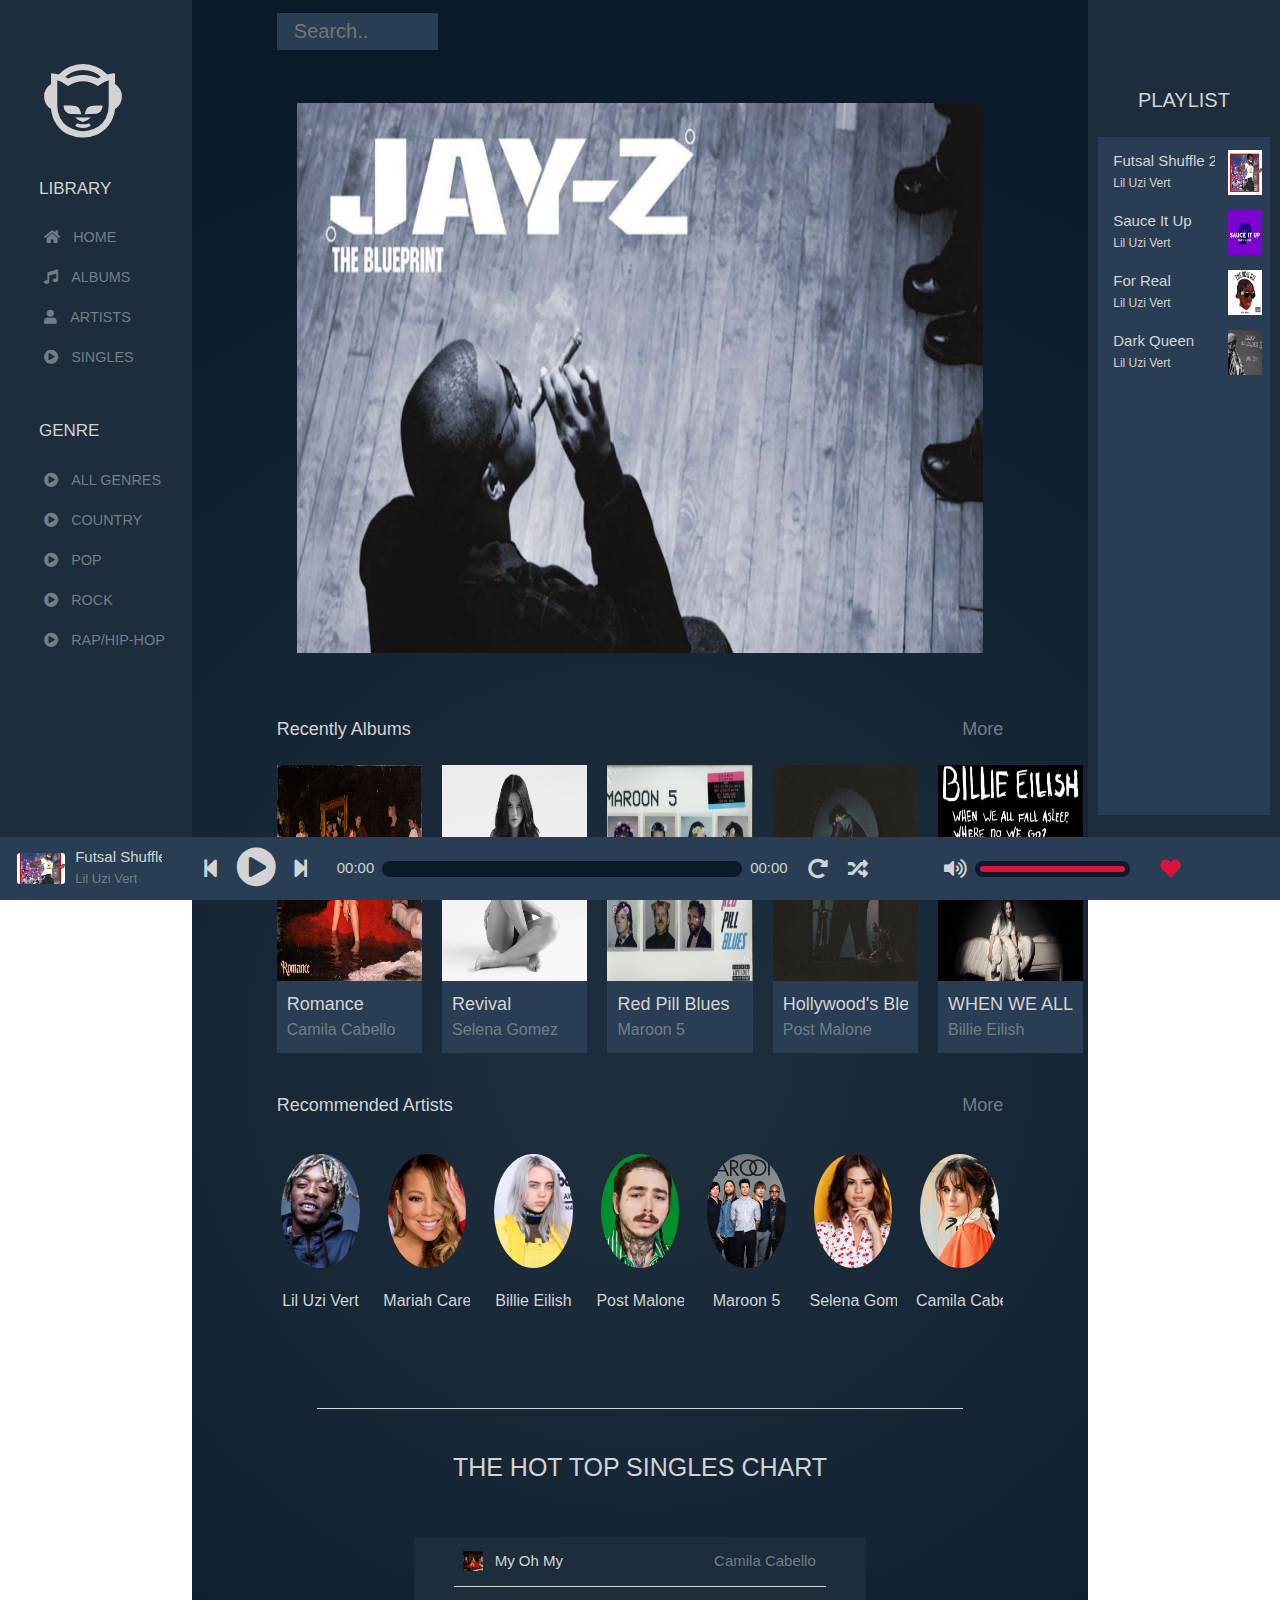
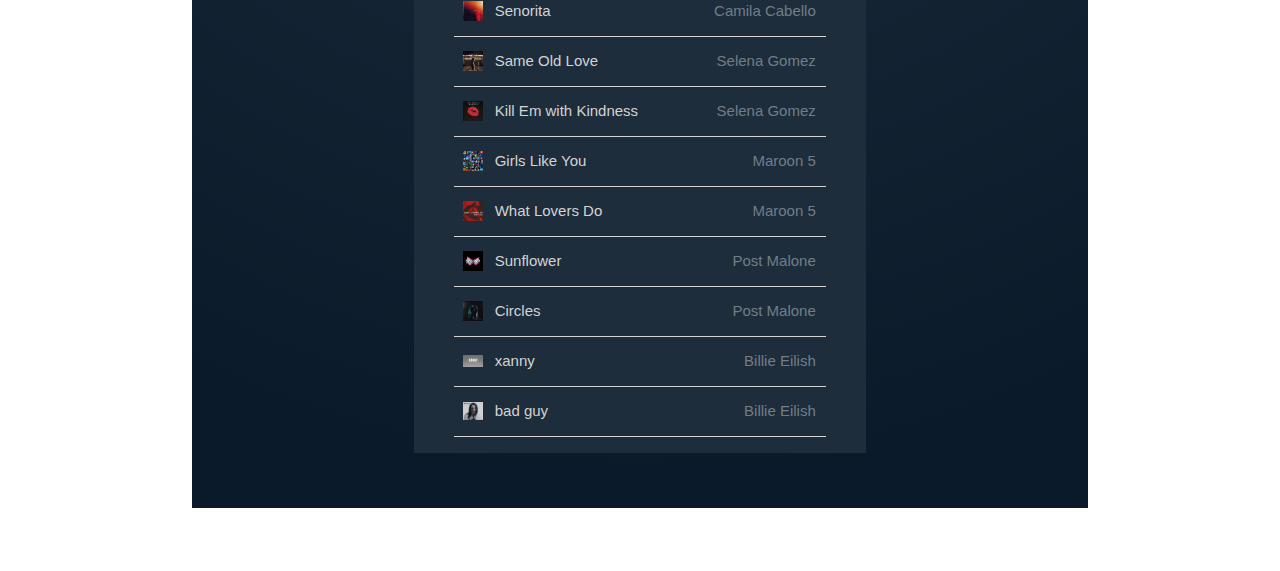
<file: templates/index.html>
<!DOCTYPE html>
<html lang="en">

<head>
    <meta charset="UTF-8">
    <meta name="viewport" content="width=device-width, initial-scale=1.0">
    <meta http-equiv="X-UA-Compatible" content="ie=edge">
    <title>Dinh Mp3</title>
    <link rel="shortcut icon" type="image/x-icon" href="../static/image/Google-Play-Music-Alt.ico" />
    <link rel="stylesheet" href="https://stackpath.bootstrapcdn.com/bootstrap/4.4.1/css/bootstrap.min.css"
        integrity="sha384-Vkoo8x4CGsO3+Hhxv8T/Q5PaXtkKtu6ug5TOeNV6gBiFeWPGFN9MuhOf23Q9Ifjh" crossorigin="anonymous">
    <link rel="stylesheet" href="../static/css/fontawesome/css/all.css">
    <link rel="stylesheet" href="../static/css/style.css">

</head>

<body>

    <div class="navbar-left d-flex justify-content-center align-items-center">
        <div class="nav">

            <div class="footer-left">
                <div class="homepage-logo" onclick="displayIndex()">
                    <i class="fab fa-napster"></i>

                </div>
                <h5 class="genre-1">LIBRARY</h5>
                <p>
                    <i class="fas fa-home genre-icon"></i>
                    <span class="genre-tag" onclick="displayIndex()">HOME</span>
                </p>
                <p>
                    <i class="fas fa-music genre-icon"></i>
                    <span class="genre-tag" onclick="displayAlbumPage('ALL',reversedArr(albums))">ALBUMS</span>
                </p>
                <p>
                    <i class="fas fa-user genre-icon"></i>
                    <span class="genre-tag" onclick="displayArtistPage('ALL',reversedArr(artists))">ARTISTS</span>
                </p>
                <p>
                    <i class="fas fa-play-circle genre-icon"></i>
                    <span href="" class="genre-tag" onclick="displaySinglePage('ALL SINGLES',tracks);">SINGLES</span>
                </p>
                <h5 class="genre-2">GENRE</h5>
                <p>
                    <i class="fas fa-play-circle genre-icon"></i>
                    <span href="" class="genre-tag" onclick="displayGenrePage('ALL GENRE',albums,artists,tracks)">ALL
                        GENRES</span>
                </p>
                <p>
                    <i class="fas fa-play-circle genre-icon"></i>
                    <span href="" class="genre-tag"
                        onclick="displayGenrePage('COUNTRY',filterCountryAlbums(albums),filterCountryArtists(artists),filterCountrySingles(tracks))">COUNTRY</span>
                </p>
                <p>
                    <i class="fas fa-play-circle genre-icon"></i>
                    <span href="" class="genre-tag"
                        onclick="displayGenrePage('POP',filterPopAlbums(albums),filterPopArtists(artists),filterPopSingles(tracks))">POP</span>
                </p>
                <p>
                    <i class="fas fa-play-circle genre-icon"></i>
                    <span href="" class="genre-tag"
                        onclick="displayGenrePage('ROCK',filterRockAlbums(albums),filterRockArtists(artists),filterRockSingles(tracks))">ROCK</span>
                </p>
                <p>
                    <i class="fas fa-play-circle genre-icon"></i>
                    <span href="" class="genre-tag"
                        onclick="displayGenrePage('RAP/HIP-HOP',filterRapAlbums(albums),filterRapArtists(artists),filterRapSingles(tracks))">RAP/HIP-HOP</span>
                </p>

            </div>
        </div>
    </div>


    <div id="main" class="main d-flex justify-content-center">
    </div>


    <div class="navbar-bot d-flex">
        <div id="audio-sector">
            <!-- <audio class="audioBot">

            </audio> -->
        </div>
        <div class="navbar-bot-song-detail d-flex justify-content-center align-items-center">
            <div class="song-detail-bot d-flex align-items-center justify-content-center">
                <div id="track-cover-nav-bot" class="thumbnail-bot">
                    <!-- <img src="../static/image/maxresdefault.jpg" alt=""> -->
                </div>
                <div class="song-info-bot">
                    <div class="song-title-bot d-flex align-items-end">
                        <span id="track-title-nav-bot" class="song-title-bot-span">Unknown</span>
                    </div>
                    <div class="song-artist-bot d-flex align-items-start">
                        <span id="track-artist-nav-bot" class="song-artist-bot-span">Unknown</span>
                    </div>
                </div>
            </div>
        </div>
        <div class="play-button-and-progess-bar d-flex">
            <div class="play-button-group d-flex justify-content-center align-items-center" style="font-size: 20px;">
                <div class="back-button"><i class="fas fa-step-backward"></i></div>
                <div class="play-button mx-3">
                    <!-- <i class="fas fa-play-circle fa-2x"></i> -->
                </div>
                <div class="next-button"><i class="fas fa-step-forward"></i></div>
            </div>
            <div class="progess-bar-sector d-flex justify-content-between align-items-center">
                <div id="time-start" class="min-progess d-flex justify-content-center align-items-center">00:00</div>
                <div class="progessing d-flex justify-content-center align-items-center">
                    <div class="progessing-2">
                        <div class="progress progess-border-20px">
                            <input id="track-control" class="track-control" type="range" min="0" max="100" step="1"
                                value="0"></input>
                        </div>
                    </div>

                </div>
                <div id="time-stop" class="max-progess d-flex justify-content-center align-items-center">00:00</div>
            </div>
            <div class="blank-space px-3 d-flex align-items-center" style="font-size: 20px;">
                <div class="back-button" id="replay-button" onclick="enableReplay()">
                    <i class="fas fa-redo-alt"></i>
                </div>
                <div class="back-button" id="shuffle-button" style="margin-left:20px;" onclick="enableShuffle()">
                    <i class="fas fa-random"></i>
                </div>

            </div>
        </div>
        <div class="volumn-button d-flex">
            <div class="volumn-icon d-flex justify-content-center align-items-center" style="font-size: 20px;"><i
                    id="volume-icon" class="fas fa-volume-up" onclick="volToUnactive();"></i></div>
            <div class="volumn-bar d-flex justify-content-center align-items-center">
                <div class="progessing-3">
                    <div class="progress progess-border-20px">
                        <!-- <div class="progress-bar" style="width:50%; background:crimson;"></div> -->
                        <input id="vol-control" class="track-control" type="range" min="0" max="100" step="1"
                            value="100"
                            style="background-image: -webkit-gradient(linear, 0% 0%, 100% 0%, color-stop(100 , crimson), color-stop(100 , #0A1A2A));border-radius : 20px;"></input>
                    </div>
                </div>
            </div>
        </div>
        <div class="heart-icon d-flex justify-content-start align-items-center" style="font-size: 20px;"
            id="heart-icon">
            <i class="fas fa-heart"></i>
        </div>
    </div>

    <div class="navbar-right d-flex justify-content-center align-items-center">
        <div class="nav">
            <div class="main-right-playlist-text d-flex justify-content-center align-items-center">Playlist</div>
            <div id="play-list-tag-box" class="play-list-tag-box">
                <!-- <div class="playlist-card d-flex justify-content-between align-items-center">
                        <div class="playlist-detail">
                            <div class="playlist-detail-row d-flex align-items-center" style="font-size: 15px;">Hello</div>
                            <div class="playlist-detail-row d-flex align-items-center" style="font-size: 12px;">Adele</div>
                        </div>
                        <div class="playlist-img">
                            <img src="../static/image/TrackCover/song1.jpg" alt="">
                        </div>

                    </div> -->


            </div>
        </div>
    </div>


    <!-- Modal -->
    <div class="modal fade" id="deleteAlert" tabindex="-1" role="dialog"
        aria-labelledby="exampleModalCenterTitle" aria-hidden="true">
        <div class="modal-dialog modal-dialog-centered" role="document">
            <div class="modal-content">
                <div class="modal-header">
                    <h5 class="modal-title" id="exampleModalLongTitle">Delete error</h5>
                    <button type="button" class="close" data-dismiss="modal" aria-label="Close">
                        <span aria-hidden="true">&times;</span>
                    </button>
                </div>
                <div class="modal-body">
                        Must have at least 2 songs in the tracklist
                </div>
                <div class="modal-footer">
                    <button type="button" class="btn btn-primary" data-dismiss="modal">Close</button>
                    
                </div>
            </div>
        </div>
    </div>


    <script src="https://code.jquery.com/jquery-3.4.1.slim.min.js"
        integrity="sha384-J6qa4849blE2+poT4WnyKhv5vZF5SrPo0iEjwBvKU7imGFAV0wwj1yYfoRSJoZ+n" crossorigin="anonymous">
    </script>
    <script src="https://cdn.jsdelivr.net/npm/popper.js@1.16.0/dist/umd/popper.min.js"
        integrity="sha384-Q6E9RHvbIyZFJoft+2mJbHaEWldlvI9IOYy5n3zV9zzTtmI3UksdQRVvoxMfooAo" crossorigin="anonymous">
    </script>
    <script src="https://stackpath.bootstrapcdn.com/bootstrap/4.4.1/js/bootstrap.min.js"
        integrity="sha384-wfSDF2E50Y2D1uUdj0O3uMBJnjuUD4Ih7YwaYd1iqfktj0Uod8GCExl3Og8ifwB6" crossorigin="anonymous">
    </script>
    <!-- <script src="../database/albums.js"></script>
    <script src="../database/artists.js"></script>
    <script src="../database/tracks.js"></script> -->
    <script src="data.js"></script>
    <script src="function.js"></script>
    <script src="displayIndex.js"></script>
    <script src="albumPage.js"></script>
    <script src="artistPage.js"></script>
    <script src="genrePage.js"></script>
    <script src="singlePage.js"></script>
    <script src="albumDetailPage.js"></script>
    <script src="artistDetailPage.js"></script>
    <script src="searchPage.js"></script>
    <script src="playlist.js"></script>

    <script>
        //    console.log(tracks)
        //    console.log(albums)
        //    console.log(artists)
    </script>

</body>

</html>
</file>
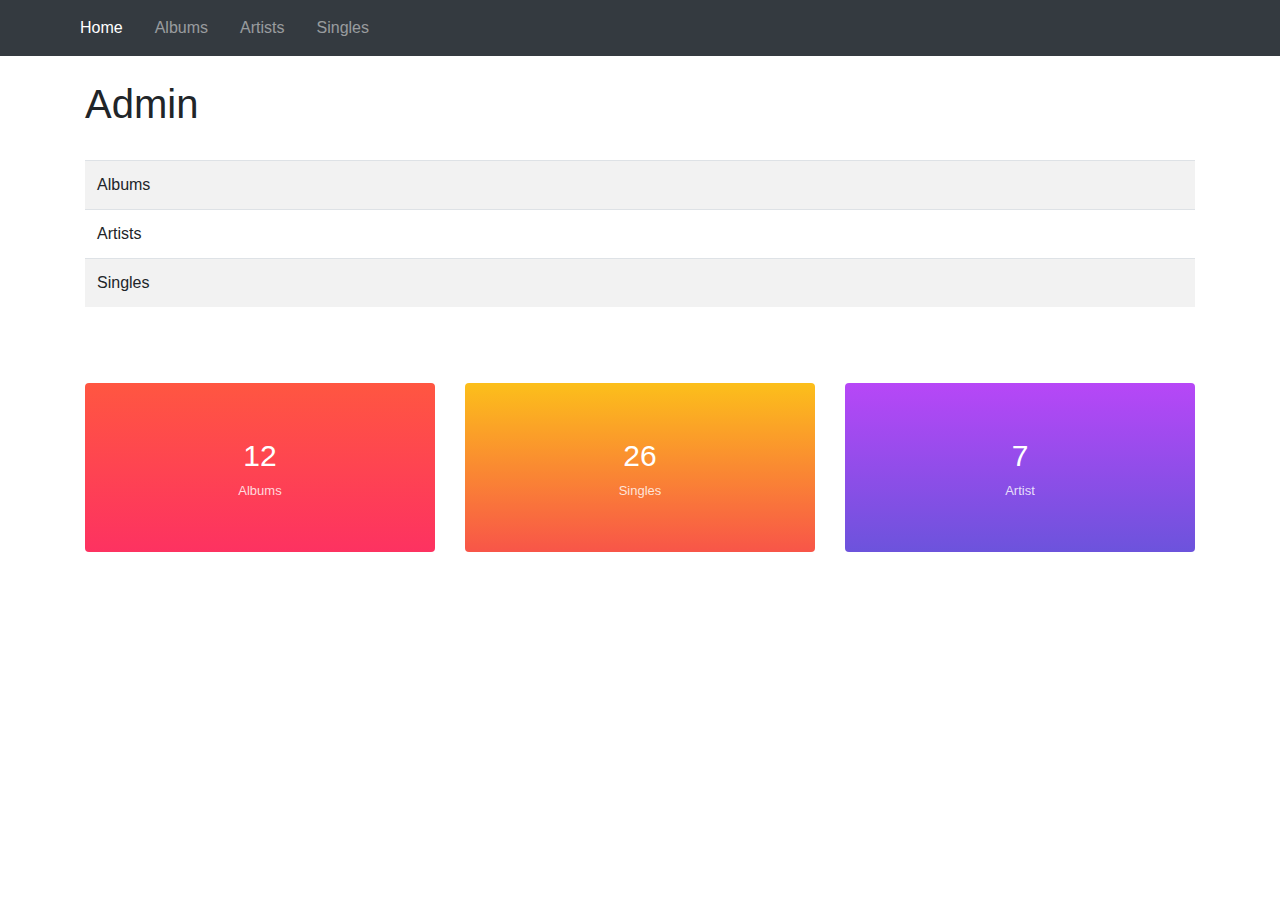
<file: adminSite/admin.html>
<!DOCTYPE html>
<html lang="en">

<head>
    <meta charset="UTF-8">
    <meta name="viewport" content="width=device-width, initial-scale=1.0">
    <meta http-equiv="X-UA-Compatible" content="ie=edge">
    <link rel="stylesheet" href="https://stackpath.bootstrapcdn.com/bootstrap/4.4.1/css/bootstrap.min.css"
        integrity="sha384-Vkoo8x4CGsO3+Hhxv8T/Q5PaXtkKtu6ug5TOeNV6gBiFeWPGFN9MuhOf23Q9Ifjh" crossorigin="anonymous">
    <link rel="stylesheet" href="../static/css/fontawesome/css/all.css">
    <link rel="stylesheet" href="admin.css">
    <title>Document</title>
</head>

<body>
    <nav class="navbar navbar-expand-sm bg-dark navbar-dark">
        <ul class="navbar-nav mx-5 " >
            <li class="nav-item active mx-2" id="nav-item-1" onclick="displayAdminIndex()">
                <a class="nav-link" href="#">Home</a>
            </li>
            <li class="nav-item  mx-2" id="nav-item-2" onclick="displayAlbumsAdmin()">
                <a class="nav-link" href="#">Albums</a>
            </li>
            <li class="nav-item mx-2" id="nav-item-3" onclick="displayArtistsAdmin()">
                <a class="nav-link" href="#">Artists</a>
            </li>
            <li class="nav-item mx-2" id="nav-item-4" onclick="displaySinglesAdmin()">
                <a class="nav-link" href="#">Singles</a>
            </li>
        </ul>
    </nav>
    <br>
    <div id="admin-page-main" class="container" >

    </div>

<div class="container" id="dashboard">
        
</div>
    




    <!-- add Album Modal -->
    <div class="modal fade" id="addAlbum" tabindex="-1" role="dialog" aria-labelledby="exampleModalScrollableTitle"
        aria-hidden="true">
        <div class="modal-dialog modal-dialog-scrollable" role="document">
            <div class="modal-content">
                <form id="form-add-album" onsubmit="addAlbum(event)">
                    <div class="modal-header">
                        <h5 class="modal-title" id="exampleModalScrollableTitle">Add Album</h5>
                        <button type="button" class="close" data-dismiss="modal" aria-label="Close">
                            <span aria-hidden="true">&times;</span>
                        </button>
                    </div>
                    <div class="modal-body">
                        <div class="form-group">
                            <label for="inputAlbumName">Name</label>
                            <input type="text" required class="form-control" id="inputAlbumName">
                        </div>
                        <div class="form-group">
                            <label for="inputAlbumArtist">Artist</label>
                            <select class="form-control" id="inputAlbumArtist">
                                <!-- <option>Adele</option>
                                <option>Taylor</option>
                                <option>Bieber</option>
                                <option>Son Tung</option>
                                <option>BTS</option> -->
                            </select>
                        </div>
                        <div class="form-group">
                            <label for="inputAlbumGenre">Genre</label>
                            <select class="form-control" id="inputAlbumGenre">
                                <!-- <option>Pop</option>
                                <option>Rock</option>
                                <option>Rap</option>
                                <option>Country</option> -->
                            </select>
                        </div>
                    </div>
                    <div class="modal-footer">
                        <button type="button" class="btn btn-secondary" data-dismiss="modal">Close</button>
                        <button type="submit" class="btn btn-primary">Add</button>
                    </div>
                </form>
            </div>
        </div>
    </div>


    <!-- edit Album Modal -->
    <div class="modal fade" id="editAlbum" tabindex="-1" role="dialog" aria-labelledby="exampleModalScrollableTitle"
        aria-hidden="true">
        <div class="modal-dialog modal-dialog-scrollable" role="document">
            <div class="modal-content">
                <form id="form-add-album" onsubmit="confirmEditAlbum(event)">
                    <div class="modal-header">
                        <h5 class="modal-title" id="exampleModalScrollableTitle">Edit Album</h5>
                        <button type="button" class="close" data-dismiss="modal" aria-label="Close">
                            <span aria-hidden="true">&times;</span>
                        </button>
                    </div>
                    <div class="modal-body">
                        <div class="form-group">
                            <label for="inputEditAlbumId">ID</label>
                            <input type="text" required readonly class="form-control" id="inputEditAlbumId">
                        </div>
                        <div class="form-group">
                            <label for="inputEditAlbumName">Name</label>
                            <input type="text" required class="form-control" id="inputEditAlbumName">
                        </div>
                        <div class="form-group">
                            <label for="inputEditAlbumArtist">Artist</label>
                            <select class="form-control" id="inputEditAlbumArtist">

                            </select>
                        </div>
                        <div class="form-group">
                            <label for="inputEditAlbumCover">Cover Link</label>
                            <input type="text" required readonly class="form-control" id="inputEditAlbumCover">
                        </div>
                        <div class="form-group">
                            <label for="inputEditAlbumGenre">Genre</label>
                            <select class="form-control" id="inputEditAlbumGenre">

                            </select>
                        </div>
                    </div>
                    <div class="modal-footer">
                        <button type="button" class="btn btn-secondary" data-dismiss="modal">Close</button>
                        <button type="submit" class="btn btn-primary">Confirm</button>
                    </div>
                </form>
            </div>
        </div>
    </div>



    <!-- add Artist Modal -->
    <div class="modal fade" id="addArtist" tabindex="-1" role="dialog" aria-labelledby="exampleModalScrollableTitle"
        aria-hidden="true">
        <div class="modal-dialog modal-dialog-scrollable" role="document">
            <div class="modal-content">
                <form id="form-add-artist" onsubmit="addArtist(event)">
                    <div class="modal-header">
                        <h5 class="modal-title" id="exampleModalScrollableTitle">Add Artist</h5>
                        <button type="button" class="close" data-dismiss="modal" aria-label="Close">
                            <span aria-hidden="true">&times;</span>
                        </button>
                    </div>
                    <div class="modal-body">
                        <div class="form-group">
                            <label for="inputArtistName">Name</label>
                            <input type="text" required class="form-control" id="inputArtistName">
                        </div>

                        <div class="form-group">
                            <label for="inputArtistGenre">Genre</label>
                            <select class="form-control" id="inputArtistGenre">

                            </select>
                        </div>
                    </div>
                    <div class="modal-footer">
                        <button type="button" class="btn btn-secondary" data-dismiss="modal">Close</button>
                        <button type="submit" class="btn btn-primary">Add</button>
                    </div>
                </form>
            </div>
        </div>
    </div>


    <!-- edit Artist Modal -->
    <div class="modal fade" id="editArtist" tabindex="-1" role="dialog" aria-labelledby="exampleModalScrollableTitle"
        aria-hidden="true">
        <div class="modal-dialog modal-dialog-scrollable" role="document">
            <div class="modal-content">
                <form id="form-edit-artist" onsubmit="confirmEditArtist(event)">
                    <div class="modal-header">
                        <h5 class="modal-title" id="exampleModalScrollableTitle">Edit Artist</h5>
                        <button type="button" class="close" data-dismiss="modal" aria-label="Close">
                            <span aria-hidden="true">&times;</span>
                        </button>
                    </div>
                    <div class="modal-body">
                        <div class="form-group">
                            <label for="inputEditArtistId">ID</label>
                            <input type="text" required readonly class="form-control" id="inputEditArtistId">
                        </div>
                        <div class="form-group">
                            <label for="inputEditArtistName">Name</label>
                            <input type="text" required class="form-control" id="inputEditArtistName">
                        </div>

                        <div class="form-group">
                            <label for="inputEditArtistCover">Cover Link</label>
                            <input type="text" required readonly class="form-control" id="inputEditArtistCover">
                        </div>
                        <div class="form-group">
                            <label for="inputEditArtistGenre">Genre</label>
                            <select class="form-control" id="inputEditArtistGenre">

                            </select>
                        </div>
                    </div>
                    <div class="modal-footer">
                        <button type="button" class="btn btn-secondary" data-dismiss="modal">Close</button>
                        <button type="submit" class="btn btn-primary">Confirm</button>
                    </div>
                </form>
            </div>
        </div>
    </div>


    <!-- add Single Modal -->
    <div class="modal fade" id="addSingle" tabindex="-1" role="dialog" aria-labelledby="exampleModalScrollableTitle"
        aria-hidden="true">
        <div class="modal-dialog modal-dialog-scrollable" role="document">
            <div class="modal-content">
                <form id="form-add-single" onsubmit="addSingle(event)">
                    <div class="modal-header">
                        <h5 class="modal-title" id="exampleModalScrollableTitle">Add Single</h5>
                        <button type="button" class="close" data-dismiss="modal" aria-label="Close">
                            <span aria-hidden="true">&times;</span>
                        </button>
                    </div>
                    <div class="modal-body">
                        <div class="form-group">
                            <label for="inputSingleName">Name</label>
                            <input type="text" required class="form-control" id="inputSingleName">
                        </div>
                        <div class="form-group">
                            <label for="inputSingleAlbum">Album</label>
                            <select class="form-control" id="inputSingleAlbum">

                            </select>
                        </div>

                    </div>
                    <div class="modal-footer">
                        <button type="button" class="btn btn-secondary" data-dismiss="modal">Close</button>
                        <button type="submit" class="btn btn-primary">Add</button>
                    </div>
                </form>
            </div>
        </div>
    </div>


    <!-- edit Single Modal -->
    <div class="modal fade" id="editSingle" tabindex="-1" role="dialog" aria-labelledby="exampleModalScrollableTitle"
        aria-hidden="true">
        <div class="modal-dialog modal-dialog-scrollable" role="document">
            <div class="modal-content">
                <form id="form-edit-single" onsubmit="confirmEditSingle(event)">
                    <div class="modal-header">
                        <h5 class="modal-title" id="exampleModalScrollableTitle">Edit Single</h5>
                        <button type="button" class="close" data-dismiss="modal" aria-label="Close">
                            <span aria-hidden="true">&times;</span>
                        </button>
                    </div>
                    <div class="modal-body">
                        <div class="form-group">
                            <label for="inputEditSingleId">ID</label>
                            <input type="text" required readonly class="form-control" id="inputEditSingleId">
                        </div>
                        <div class="form-group">
                            <label for="inputEditSingleName">Name</label>
                            <input type="text" required class="form-control" id="inputEditSingleName">
                        </div>
                        <div class="form-group">
                            <label for="inputEditSingleArtist">Artist</label>
                            <select class="form-control" disabled id="inputEditSingleArtist">

                            </select>
                        </div>
                        <div class="form-group">
                            <label for="inputEditSingleAlbum">Album</label>
                            <select class="form-control" id="inputEditSingleAlbum">

                            </select>
                        </div>
                        <div class="form-group">
                            <label for="inputEditSingleCover">Cover Link</label>
                            <input type="text" required readonly class="form-control" id="inputEditSingleCover">
                        </div>
                        <div class="form-group">
                            <label for="inputEditSingleUrl">MP3 Link</label>
                            <input type="text" required readonly class="form-control" id="inputEditSingleUrl">
                        </div>
                        <div class="form-group">
                            <label for="inputEditSingleGenre">Genre</label>
                            <select class="form-control" disabled id="inputEditSingleGenre">
 
                            </select>
                        </div>
                    </div>
                    <div class="modal-footer">
                        <button type="button" class="btn btn-secondary" data-dismiss="modal">Close</button>
                        <button type="submit" class="btn btn-primary">Confirm</button>
                    </div>
                </form>
            </div>
        </div>
    </div>

    <script src="https://code.jquery.com/jquery-3.4.1.slim.min.js"
        integrity="sha384-J6qa4849blE2+poT4WnyKhv5vZF5SrPo0iEjwBvKU7imGFAV0wwj1yYfoRSJoZ+n" crossorigin="anonymous">
    </script>
    <script src="https://cdn.jsdelivr.net/npm/popper.js@1.16.0/dist/umd/popper.min.js"
        integrity="sha384-Q6E9RHvbIyZFJoft+2mJbHaEWldlvI9IOYy5n3zV9zzTtmI3UksdQRVvoxMfooAo" crossorigin="anonymous">
    </script>
    <script src="https://stackpath.bootstrapcdn.com/bootstrap/4.4.1/js/bootstrap.min.js"
        integrity="sha384-wfSDF2E50Y2D1uUdj0O3uMBJnjuUD4Ih7YwaYd1iqfktj0Uod8GCExl3Og8ifwB6" crossorigin="anonymous">
    </script>
    <script src="function.js"></script>
    <script src="admin.js"></script>
    <script src="adminAlbumsPage.js"></script>
    <script src="adminArtistsPage.js"></script>
    <script src="adminSinglesPage.js"></script>
</body>

</html>
</file>
<file: static/css/style.css>
* {
    font-family: Arial, Helvetica, sans-serif
}



.navbar-left {
    background-color: #1D2D3C;
    height: 93vh;
    width: 15%;
    position: fixed;
    z-index: 1;
    top: 0;
    left: 0;
    /* background-color: #111; */
    overflow-x: hidden;
    /* padding-top: 20px; */
}

.navbar-right {
    background-color: #1D2D3C;
    height: 93vh;
    width: 15%;
    position: fixed;
    z-index: 1;
    top: 0;
    left: 0;
    margin-left: 85%;
    /* background-color: #111; */
    overflow-x: hidden;
    /* padding-top: 20px; */
}



.navbar-bot {
    background-color: #293E54;
    margin-top: 93vh;
    height: 7vh;
    width: 100%;
    position: fixed;
    z-index: 2;
    top: 0;
    left: 0;
    /* background-color: #111; */
    overflow-x: hidden;
    /* padding-top: 20px; */
}




.main {
    margin-left: 15%;
    margin-right: 15%;
    margin-bottom: 7vh;
    padding-bottom: 5px;
    /* Same as the width of the sidenav */
    font-size: 28px;
    /* Increased text to enable scrolling */
    /* margin-right: 15%; Same as the width of the sidenav */
    /* height: 300vh; */
    /* background-color: #0A1A2A; */
    background : radial-gradient(circle, #1D2D3C 10%, #0A1A2A 90%);
    background : -moz-radial-gradient(circle, #1D2D3C 10%, #0A1A2A 90%);
    background : -webkit-radial-gradient(circle, #1D2D3C 10%, #0A1A2A 90%);
    background : -o-radial-gradient(circle, #1D2D3C 10%, #0A1A2A 90%);
    /* background-image: linear-gradient(#0A1A2A 70%, rgb(80, 99, 119), #0A1A2A 70%); */
    min-height: 100vh;
}




.nav {
    height: 90%;
    width: 90%;
}


.main-right-playlist-text {
    color: lightgray;
    font-size: 20px;
    text-transform: uppercase;
    height: 10%;
    width: 100%;
    padding-top: 40px;
}

.play-list-tag-box {
    height: 90%;
    width: 100%;
    background-color: #293E54;
    margin-top: 20px
}

.playlist-card {
    width: 90%;
    margin: auto;
    height: 50px;
    margin-top: 10px;
}

.playlist-detail {
    
    height: 90%;
    width: 70%;
}

.playlist-detail-row {
    padding-left: 7px;

    color: lightgray;
    height: 50%;
    width: 100%;
    overflow: hidden;
    white-space: nowrap;
}

.playlist-img {
    height: 90%;
    width: 22%;
}

.playlist-img img {
    height: 100%;
    width: 100%;
    max-height: 100%;
}

.header-left {
    height: 20%;
    width: 100%;
}

.footer-left {
    height: 80%;
    width: 100%;
}

.homepage-logo {
    font-size: 80px;
    color: lightgray;
    margin-left: 20%;
}



.homepage-logo:hover {
    text-decoration: none;
    color: crimson;
    cursor: pointer;
}

.genre-1 {
    margin-top: 10%;
    margin-left: 17%;
    margin-bottom: 15%;
    color: lightgray;
    font-size: 17px;
}

.genre-2 {
    margin-top: 30%;
    margin-left: 17%;
    margin-bottom: 15%;
    color: lightgray;
    font-size: 17px;

}

.genre-tag {
    margin-left: 5%;
    text-decoration: none;
    color: #727D87;
    font-size: 90%;
}

.genre-icon {
    margin-left: 20%;
    /* text-decoration: none; */
    color: #727D87;
    font-size: 90%;
}



.genre-tag:hover {
    text-decoration: none;
    color: crimson;
    cursor: pointer;
}

.logo {

    /* margin-top: ; */
    width: 50%;
    height: 50%;
    background-size: cover;
    background-position: center;
    background-image: url("../image/play-button.png");
}


.navbar-bot-song-detail {
    width: 15%;
    height: 100%;
}


.song-detail-bot {
    width: 90%;
    height: 50%;
}


.thumbnail-bot {
    height: 100%;
    width: 30%;
    /* background-image: url("../image/maxresdefault.jpg");
    background-position: center;
    background-size: cover; */
}

.thumbnail-bot img {
    width: 100%;
    height: 100% !important;
    border-radius: 3px;
    object-fit: cover;

}

.song-info-bot {
    height: 100%;
    width: 60%;
}

.song-title-bot {
    height: 50%;
    width: 100%;
}

.song-artist-bot {
    height: 50%;
    width: 100%;

}

.song-title-bot-span {
    margin-left: 10%;
    font-size: 15px;
    color: lightgray;
    overflow: hidden;
    white-space: nowrap;

}


.song-artist-bot-span {
    margin-left: 10%;
    font-size: 13px;
    color: #727D87;
    overflow: hidden;
    white-space: nowrap;
}


.navbar-bot-music-player {
    width: 82%;
    height: 100%;
}

/* Music Player */
/* https://codepen.io/gregh/pen/NdVvbm */



/* ---------- */

.play-button-and-progess-bar {
    width: 64%;
    height: 100%;
}

.volumn-button {
    width: 18%;
    height: 100%;
}

.play-button-group {
    width: 20%;
    height: 100%;
    /* background-color: black ; */
    font-size: 300%;
}

.back-button {
    color: lightgray;
    cursor: pointer;
}

.next-button {
    color: lightgray;
    cursor: pointer;
}

.play-button {
    color: lightgray;
    cursor: pointer;
}

.blank-space {
    width: 20%;
    height: 100%;
    /* background-color: black ; */
}

.progess-bar-sector {
    width: 60%;
    height: 100%;
}


.min-progess {
    font-size: 15px;
    width: 10%;
    height: 100%;
    padding: auto;
    color: lightgray;
}

.max-progess {
    font-size: 15px;
    width: 10%;
    height: 100%;
    padding: auto;
    color: lightgray;


}

.progessing {
    width: 80%;
    height: 100%;
}

.progessing-2 {
    width: 98%;
}

.custom-progess {
    background-color: crimson;

}

.progess-border {
    border: 3px solid #0A1A2A;
}



.progress .progress-bar {
    border-radius: 20px;
    border: 5px solid #0A1A2A;
    -webkit-animation: animate-positive 2s;
    animation: animate-positive 2s;
}

.progress .progress-value {
    width: 65px;
    height: 25px;
    line-height: 25px;
    background: #171b3c;
    font-size: 15px;
    color: #fff;
    border-radius: 0 0 15px 15px;
    border: 1px solid #000;
    border-top: none;
    box-shadow: 0 2px 2px #4f4c4c;
    position: absolute;
    bottom: -25px;
    right: 60px;
}


.volumn-icon {
    width: 10%;
    height: 100%;
    color: lightgray;
}

.volumn-icon:hover {
    cursor: pointer;
}

.heart-icon {
    width: 10%;
    height: 100%;
    color: crimson;
}

.volumn-bar {
    width: 80%;
    height: 100%;
}

.progessing-3 {
    width: 90%;
}


.main-left {
    width: 90%;
}

.main-right {
    width: 0%;
    height: 100vh;
    background-color: crimson;
    /* position: fixed; */
}

.search-bar-sector {
    height: 7vh;
    width: 100%;
}

.carousel-sector {
    height: 550px;
    width: 85%;
    margin: auto;
    margin-top: 40px;
    margin-bottom: 40px;

}

.carousel-sector img {
    width: 100% !important;
    height: 100%;
    max-height: 100%;
}

.recommended-album-sector {
    height: 40vh;
    width: 100%;
    margin-bottom: 30px;
}


.recommended-artist-sector {
    height: 25vh;
    width: 100%;
    margin-bottom: 30px;
}


.search-bar-input {
    width: 20%;
    height: 60%;
    -webkit-transition: width 0.4s ease-in-out;
    transition: width 0.4s ease-in-out;
    /* border-radius: 7px; */
    border: 2px solid #293E54;
    background-color: #293E54;
    font-size: 20px;
    margin-left: 40px;
    padding-left: 15px;
}

.search-bar-input:focus {
    width: 90%;
}


.carousel-item img {
    margin-top: 20px;
    width: 100% !important;
    height: 100%;
    max-height: 100% !important;
}

.carousel-sector-inside {
    width: 90%;
}


.recommended-album-sector-nav {
    height: 20%;
    width: 100%;
    /* background-color: black; */
}

.recommended-album-title {
    color: lightgray;
    font-size: 18px;
    margin-left: 40px;

}

.genre-select-button {
    /* font-size: 10px;
    height: 50%;
    width: 10%;
    margin-right: 40px ; */
    color: #727D87;
    font-size: 18px;
    margin-left: 40px;
    margin-right: 40px;
}



.genre-select-button:hover {
    /* text-decoration: none; */
    color: crimson;
    cursor: pointer;
}




.recommended-album-sector-album {
    height: 80%;
    width: 100%;
}

.list-album-card {
    margin-left: 40px;
    margin-right: 40px;
    height: 100%;
    width: 100%;
}

.album-card {
    width: 18%;
    height: 100%;
    /* background-color: black; */
}

.album-image-home-page {
    width: 100%;
    height: 75%;
    /* background-color: white; */
}

.album-image-home-page img {
    /* object-fit: cover; */
    max-width: 100%;
    height: 100%;
}

.album-image-home-page img:hover {
    color: crimson;
    cursor: pointer;
}

.album-detail-home-page {
    background-color: #293E54;
    width: 100%;
    height: 25%;
}

.album-name-home-page {
    font-size: 18px;
    color: lightgray;
    padding-left: 10px;
    margin-right: 10px;
    padding-top: 10px;
    overflow: hidden !important;
    white-space: nowrap;
    /* text-overflow: ellipsis; */
}

.album-name-home-page :hover {
    color: crimson;
    cursor: pointer;
}


.album-artist-home-page {
    font-size: 16px;
    color: #727D87;
    padding-left: 10px;
    overflow: hidden !important;
    white-space: nowrap;
    text-overflow: ellipsis;
    margin-right: 10px;

}


.album-artist-home-page span:hover {
    color: crimson;
    cursor: pointer;
}

.recommended-artist-sector-nav {
    height: 20%;
    width: 100%;
    margin-bottom: 20px;
}

.recommended-artist-title {
    color: lightgray;
    font-size: 18px;
    margin-left: 40px;
}

.more-artist-button {
    color: #727D87;
    font-size: 18px;
    margin-left: 40px;
    margin-right: 40px;
}



.more-artist-button:hover {
    /* text-decoration: none; */
    color: crimson;
    cursor: pointer;
}




.recommended-artist-sector-album {
    height: 80%;
    width: 100%;
}

.list-artist-card {
    margin-left: 40px;
    margin-right: 40px;
    height: 100%;
    width: 100%;
}

.artist-card {
    width: 12%;
    height: 100%;
    /* background-color: black; */
}

.artist-image-home-page {
    width: 100%;
    height: 70%;
    /* background-color: white; */
}

.artist-image-home-page img {
    object-fit: cover;
    width: 90%;
    height: 90%;
    border-radius: 50%;
}

.artist-image-home-page img:hover {
    cursor: pointer;
}

.artist-detail-home-page {
    /* background-color: #293E54; */
    width: 100%;
    height: 30%;
}

.artist-name-home-page {
    font-size: 16px;
    color: lightgray;
    overflow: hidden;
    white-space: nowrap;
}


.artist-name-home-page span:hover {
    color: crimson;
    cursor: pointer;
}


.home-page-hot-song {
    height: auto;
    width: 100%;
    margin-top: 100px;
    /* background-color: lightsalmon; */
}


.home-page-hot-song-title-box {
    width: 100%;
    margin-bottom: 10px;
    color: lightgray;
    font-size: 25px;
}

.home-page-hot-song-title {
    width: 80%;
    border-top: 1px solid lightgray;
    padding: 40px;
}

.home-page-hot-song-sector {
    width: 80%;
    margin: auto;
    margin-bottom: 50px;

    /* height: 20vh; */
    /* background-color: lightsalmon; */
}

.home-page-hot-song-box {
    width: 70%;
    height: auto;
    background-color: #1D2D3C;
}

.home-page-hot-song-box ul {
    list-style-type: none;
    list-style: none;
}

.home-page-hot-song-box ul li {
    height: 50px;
    border-bottom: 0.5px solid lightgray;
    margin-right: 40px;
}

.hot-song-cover {
    height: 100%;
    width: 10%;
    padding: 2%;
}

.hot-song-cover img {
    width: 90%;
    object-fit: cover;
}


.hot-song-title-and-artist {
    height: 100%;
    width: 90%;

}

.hot-song-title {
    height: 100%;
    width: 60%;
    padding: 1%;
    color: lightgray;
    font-size: 15px;
}


.hot-song-title:hover {
    color: crimson;
    cursor: pointer;
}

.hot-song-artist {
    height: 100%;
    width: 40%;
    padding: 1%;

    padding-right: 10px;
    /* text-align: end; */
    color: #727D87;
    font-size: 15px;
}



.hot-song-artist span:hover {
    color: crimson;
    cursor: pointer;
}

.footer-box {
    margin-top: 90px;
    height: 5vh;
    width: 100%;
}

.page-footer {
    height: 100%;
    width: 80%;
    /* padding: auto; */
    border-top: 1px solid lightgray;
    color: lightgray;
    font-size: 18px;
}

.track-control {
    -webkit-appearance: none;
    width: 100%;
    height: auto;
    background: #0A1A2A;
    outline: none;
    /* opacity: 0.7; */
    /* -webkit-transition: .2s; */
    /* transition: opacity .2s; */
    cursor: pointer;

}


.track-control::-webkit-slider-thumb {
    -webkit-appearance: none;
    appearance: none;
    width: 1px;
    height: 18px;
    /* border-radius: 20px; */
    /* border-top-right-radius: 50%;
    border-bottom-right-radius: 50%; */
    background: crimson;
    cursor: pointer;
    /* display: none; */

    opacity: 0;
}

.progess-border-20px {
    border-radius: 20px;
    background-color: #0A1A2A;
    padding: 5px;
}


.album-page-album-sector {
    width: 100%;
}

.album-page-title {
    width: 100%;
    color: lightgray;
    font-size: 30px;
}

.album-page-soft {
    width: 85%;
    color: lightgray;
    font-size: 22px;
    margin: auto;
    margin-bottom: 30px;
}

.album-page-drop-down-btn {
    background-color: #293E54;
    color: lightgray;
}


.album-page-album-box {
    width: 90%;
    margin: auto;
}

.album-page-row {
    height: 300px;
    width: 100%;
    margin-bottom: 50px;
}

.album-page-album-card {
    width: 18%;
    height: 100%;
}





.album-page-album-img {
    height: 75%;
    width: 100%;
}

.album-page-album-img img {
    width: 100%;
    height: 100%;
    max-height: 100%;
    max-width: 100%;
    cursor: pointer;
}

.album-page-album-detail {
    height: 25%;
    width: 100%;
    padding-left: 10px;
    padding-right: 10px;
    background-color: #293E54;
}

.album-page-album-title {
    height: 50%;
    width: 100%;
    font-size: 18px;
    color: lightgray;
    overflow: hidden;
    white-space: nowrap;
    cursor: pointer;
}

.album-page-album-title:hover {
    color: crimson;
}

.album-page-album-artist {
    height: 50%;
    width: 100%;
    font-size: 16px;
    color: #727D87;
    overflow: hidden;
    white-space: nowrap;
    cursor: pointer;
}

.album-page-album-artist:hover {
    color: crimson;
}




.artist-page-artist-sector {
    width: 100%;
}

.artist-page-title {
    width: 100%;
    color: lightgray;
    font-size: 30px;
}


.artist-page-artist-box {
    width: 90%;
    margin: auto;
}


.artist-page-row {
    height: 200px;
    width: 100%;
    margin-bottom: 50px;
}

.artist-page-artist-card {
    height: 100%;
    width: 15%;
    margin-bottom: 20px;
}

.artist-page-artist-img {
    height: 77%;
    width: 100%;
}

.artist-page-artist-img img {
    width: 90%;
    height: 90%;
    max-width: 100%;
    max-height: 100%;
    object-fit: cover;
    border-radius: 50%;
}

.artist-page-artist-img img:hover {
    cursor: pointer;
}

.artist-page-artist-name {
    height: 23%;
    width: 100%;
    color: lightgray;
    overflow: hidden;
    white-space: nowrap;
    cursor: pointer;
    font-size: 19px;
}

/* .artist-page-artist-name span {
    margin-left: 10px;
    margin-right: 10px;

} */


.artist-page-artist-name:hover {
    color: crimson;
}


.genre-page-title {
    width: 100%;
    color: lightgray;
    font-size: 30px;
    height: 100px;
    width: 100%;
}



/* Genre page album sector */

.genre-page-album-sector {
    width: 80%;
    margin: auto;
    margin-top: 30px;
    margin-bottom: 80px;
}


.genre-page-album {
    font-size: 20px;
    color: lightgray;
}

.genre-page-more {
    font-size: 18px;
    color: #727D87;
}

.genre-page-more:hover {
    cursor: pointer;
    color: crimson;
}

.genre-page-album-list {
    width: 97%;
    margin: auto;
    margin-top: 20px;
}

.genre-page-album-list-row {
    height: 200px;
    width: 100%;
    margin: auto;
    margin-bottom: 20px;
}

.genre-page-album-card {
    height: 100%;
    width: 15%;
    background-color: #1D2D3C;
}

.genre-page-album-card-img {
    height: 75%;
    width: 100%;
}

.genre-page-album-card-img img {
    width: 100%;
    height: 100%;
    max-width: 100%;
    /* object-fit: cover; */
}

.genre-page-album-card-img img:hover {
    cursor: pointer;
}

.genre-page-album-card-detail {
    height: 25%;
    width: 100%;
}

.genre-page-album-card-title {
    height: 50%;
    font-size: 15px;
    margin-left: 10px;
    margin-right: 10px;
    color: lightgray;
    overflow: hidden;
    white-space: nowrap;
}



.genre-page-album-card-artist {
    height: 50%;
    font-size: 15px;
    margin-left: 10px;
    margin-right: 10px;
    color: #727D87;
    overflow: hidden;
    white-space: nowrap;
}

.genre-page-album-card-title span:hover {
    color: crimson;
    cursor: pointer;
}

.genre-page-album-card-artist span:hover {
    color: crimson;
    cursor: pointer;
}

/* End genre page album sector */

/* Genre page single sector  */


.genre-page-single-sector {
    width: 80%;
    margin: auto;
    margin-top: 30px;
    margin-bottom: 80px;
    border-bottom: 1px solid lightgray;
}


.genre-page-single {
    font-size: 20px;
    color: lightgray;
}


.genre-page-single-list {
    width: 97%;
    margin: auto;
    margin-top: 20px;
}

.genre-page-single-list-row {
    /* height: 200px; */
    width: 100%;
    margin: auto;
    margin-bottom: 20px;
}

.genre-page-single-card {
    height: 100%;
    width: 15%;
    position: relative;
}

.genre-page-single-card-img {
    height: 65%;
    width: 100%;
    position: relative;
    z-index: 0;
    margin-bottom: 20px;

}

/* 
.genre-page-single-card-img-disk {
    height: 65%;
    width: 100%;
    max-width: 100%;
    position: relative;
    z-index: 1;
    background-color: lightgray;
    border-radius: 50%;
} */

.genre-page-single-card-img img {
    position: relative;
    z-index: 0;
    width: 100%;
    height: 100%;
    max-width: 100%;
    object-fit: cover;
    border-radius: 50%;
}

.genre-page-single-card-img img:hover {
    cursor: pointer;
}

.genre-page-single-card-detail {
    height: 35%;
    width: 100%;
}

.genre-page-single-card-title {
    height: 50%;
    font-size: 17px;
    margin-left: 10px;
    margin-right: 10px;
    color: lightgray;
    overflow: hidden;
    white-space: nowrap;
}



.genre-page-single-card-artist {
    height: 50%;
    font-size: 15px;
    margin-left: 10px;
    margin-right: 10px;
    color: #727D87;
    overflow: hidden;
    white-space: nowrap;
}

.genre-page-single-card-title span:hover {
    color: crimson;
    cursor: pointer;
}

.genre-page-single-card-artist span:hover {
    color: crimson;
    cursor: pointer;
}

/* End gern page single sector  */

/* Genre page artist sector  */


.genre-page-artist-sector {
    width: 80%;
    margin: auto;
    margin-top: 30px;
    margin-bottom: 80px;
    border-bottom: 1px solid lightgray;
}


.genre-page-artist {
    font-size: 20px;
    color: lightgray;
}


.genre-page-artist-list {
    width: 97%;
    margin: auto;
    margin-top: 20px;
}

.genre-page-artist-list-row {
    /* height: 165px; */
    width: 100%;
    margin: auto;
    margin-bottom: 20px;
}

.genre-page-artist-card {
    height: 100%;
    width: 15%;
}

.genre-page-artist-card-img {
    height: 80%;
    width: 100%;
    margin-bottom: 20px;

}

.genre-page-artist-card-img img {
    width: 90%;
    height: 90%;
    max-width: 100%;
    object-fit: cover;
    border-radius: 50%;

}

.genre-page-artist-card-img img:hover {
    cursor: pointer;
}

.genre-page-artist-card-detail {
    height: 20%;
    width: 100%;
}

.genre-page-artist-card-title {
    height: 100%;
    font-size: 15px;
    margin-left: 10px;
    margin-right: 10px;
    color: lightgray;
    overflow: hidden;
    white-space: nowrap;
}



.genre-page-artist-card-title span:hover {
    color: crimson;
    cursor: pointer;
}

.genre-page-artist-card-artist span:hover {
    color: crimson;
    cursor: pointer;
}

/* End gern page artist sector  */


/* album-detai-page  */
.album-detail-page-cover {
    height: 500px;
    width: 80%;
    margin: auto;
    margin-top: 40px;
}

.album-detail-page-cover img {
    width: 100% !important;
    height: 100%;
    max-height: 100%;

}

.album-detail-page-title {
    width: 80%;
    margin: auto;
    font-size: 20px;
    color: lightgray;
    margin-top: 15px;
    padding-left: 15px;
}

.album-detail-page-artist {
    width: 80%;
    margin: auto;
    font-size: 18px;
    color: #727D87;
    padding-left: 15px;
}

.album-detail-page-artist span {
    color: lightgray;
}


.album-detail-page-artist span:hover {
    color: crimson;
    cursor: pointer;
}

.album-detail-page-tracklist-sector {
    width: 70%;
    margin: auto;
    background-color: #1D2D3C;
    margin-bottom: 50px;
}

.album-detail-page-tracklist-title {
    width: 70%;
    font-size: 25px;
    color: lightgray;
    margin: auto;
    margin-top: 20px;
    margin-bottom: 20px;
}

.album-detail-page-tracklist-row {
    height: 80px;
    width: 100%;
    border-bottom: 1px solid lightgray;
}

.album-detail-page-tracklist-cover {
    width: 80px;
    height: 100%;
}

.album-detail-page-tracklist-cover img {
    height: 80%;
    width: 80% !important;
    max-height: 80%;
}

.album-detail-page-tracklist-cover img:hover {
    cursor: pointer;
}

.album-detail-page-tracklist-name {
    margin-left: 20px;
    font-size: 20px;
    color: lightgray;
}

.album-detail-page-tracklist-name span:hover {
    color: crimson;
    cursor: pointer;
}

input {
    color: lightgray;
}
</file>
<file: adminSite/admin.css>
.admin-page-index-col {
    width: 10%;
    height: 180px;
    font-size: 50px;
    text-align: center;
}



.admin-page-image-col {
    width: 13%;
    height: 180px;
}

.admin-page-image-col img{
    width: 100%;
    height: 100%;
    max-width: 100%;
}

.admin-page-detail-col {
    width: 57%;
    height: 180px;
    
}

.admin-page-function-col {
    width: 20%;
    height: 180px;
    padding-top:50px;
}

.admin-page-name {
    font-size: 25px;
    color: black;
}

.table-bodyy tr:hover {
    cursor: pointer;
}


.dbox {
    position: relative;
    background: rgb(255, 86, 65);
    background: -moz-linear-gradient(top, rgba(255, 86, 65, 1) 0%, rgba(253, 50, 97, 1) 100%);
    background: -webkit-linear-gradient(top, rgba(255, 86, 65, 1) 0%, rgba(253, 50, 97, 1) 100%);
    background: linear-gradient(to bottom, rgba(255, 86, 65, 1) 0%, rgba(253, 50, 97, 1) 100%);
    filter: progid: DXImageTransform.Microsoft.gradient( startColorstr='#ff5641', endColorstr='#fd3261', GradientType=0);
    border-radius: 4px;
    text-align: center;
    margin: 60px 0 50px;
}
.dbox__icon {
    position: absolute;
    transform: translateY(-50%) translateX(-50%);
    left: 50%;
}
.dbox__icon:before {
    width: 75px;
    height: 75px;
    position: absolute;
    background: #fda299;
    background: rgba(253, 162, 153, 0.34);
    content: '';
    border-radius: 50%;
    left: -17px;
    top: -17px;
    z-index: -2;
}
.dbox__icon:after {
    width: 60px;
    height: 60px;
    position: absolute;
    background: #f79489;
    background: rgba(247, 148, 137, 0.91);
    content: '';
    border-radius: 50%;
    left: -10px;
    top: -10px;
    z-index: -1;
}
.dbox__icon > i {
    background: #ff5444;
    border-radius: 50%;
    line-height: 40px;
    color: #FFF;
    width: 40px;
    height: 40px;
	font-size:22px;
}
.dbox__body {
    padding: 50px 20px;
}
.dbox__count {
    display: block;
    font-size: 30px;
    color: #FFF;
    font-weight: 300;
}
.dbox__title {
    font-size: 13px;
    color: #FFF;
    color: rgba(255, 255, 255, 0.81);
}
.dbox__action {
    transform: translateY(-50%) translateX(-50%);
    position: absolute;
    left: 50%;
}
.dbox__action__btn {
    border: none;
    background: #FFF;
    border-radius: 19px;
    padding: 7px 16px;
    text-transform: uppercase;
    font-weight: 500;
    font-size: 11px;
    letter-spacing: .5px;
    color: #003e85;
    box-shadow: 0 3px 5px #d4d4d4;
}


.dbox--color-2 {
    background: rgb(252, 190, 27);
    background: -moz-linear-gradient(top, rgba(252, 190, 27, 1) 1%, rgba(248, 86, 72, 1) 99%);
    background: -webkit-linear-gradient(top, rgba(252, 190, 27, 1) 1%, rgba(248, 86, 72, 1) 99%);
    background: linear-gradient(to bottom, rgba(252, 190, 27, 1) 1%, rgba(248, 86, 72, 1) 99%);
    filter: progid: DXImageTransform.Microsoft.gradient( startColorstr='#fcbe1b', endColorstr='#f85648', GradientType=0);
}
.dbox--color-2 .dbox__icon:after {
    background: #fee036;
    background: rgba(254, 224, 54, 0.81);
}
.dbox--color-2 .dbox__icon:before {
    background: #fee036;
    background: rgba(254, 224, 54, 0.64);
}
.dbox--color-2 .dbox__icon > i {
    background: #fb9f28;
}

.dbox--color-3 {
    background: rgb(183,71,247);
    background: -moz-linear-gradient(top, rgba(183,71,247,1) 0%, rgba(108,83,220,1) 100%);
    background: -webkit-linear-gradient(top, rgba(183,71,247,1) 0%,rgba(108,83,220,1) 100%);
    background: linear-gradient(to bottom, rgba(183,71,247,1) 0%,rgba(108,83,220,1) 100%);
    filter: progid:DXImageTransform.Microsoft.gradient( startColorstr='#b747f7', endColorstr='#6c53dc',GradientType=0 );
}
.dbox--color-3 .dbox__icon:after {
    background: #b446f5;
    background: rgba(180, 70, 245, 0.76);
}
.dbox--color-3 .dbox__icon:before {
    background: #e284ff;
    background: rgba(226, 132, 255, 0.66);
}
.dbox--color-3 .dbox__icon > i {
    background: #8150e4;
}
</file>
